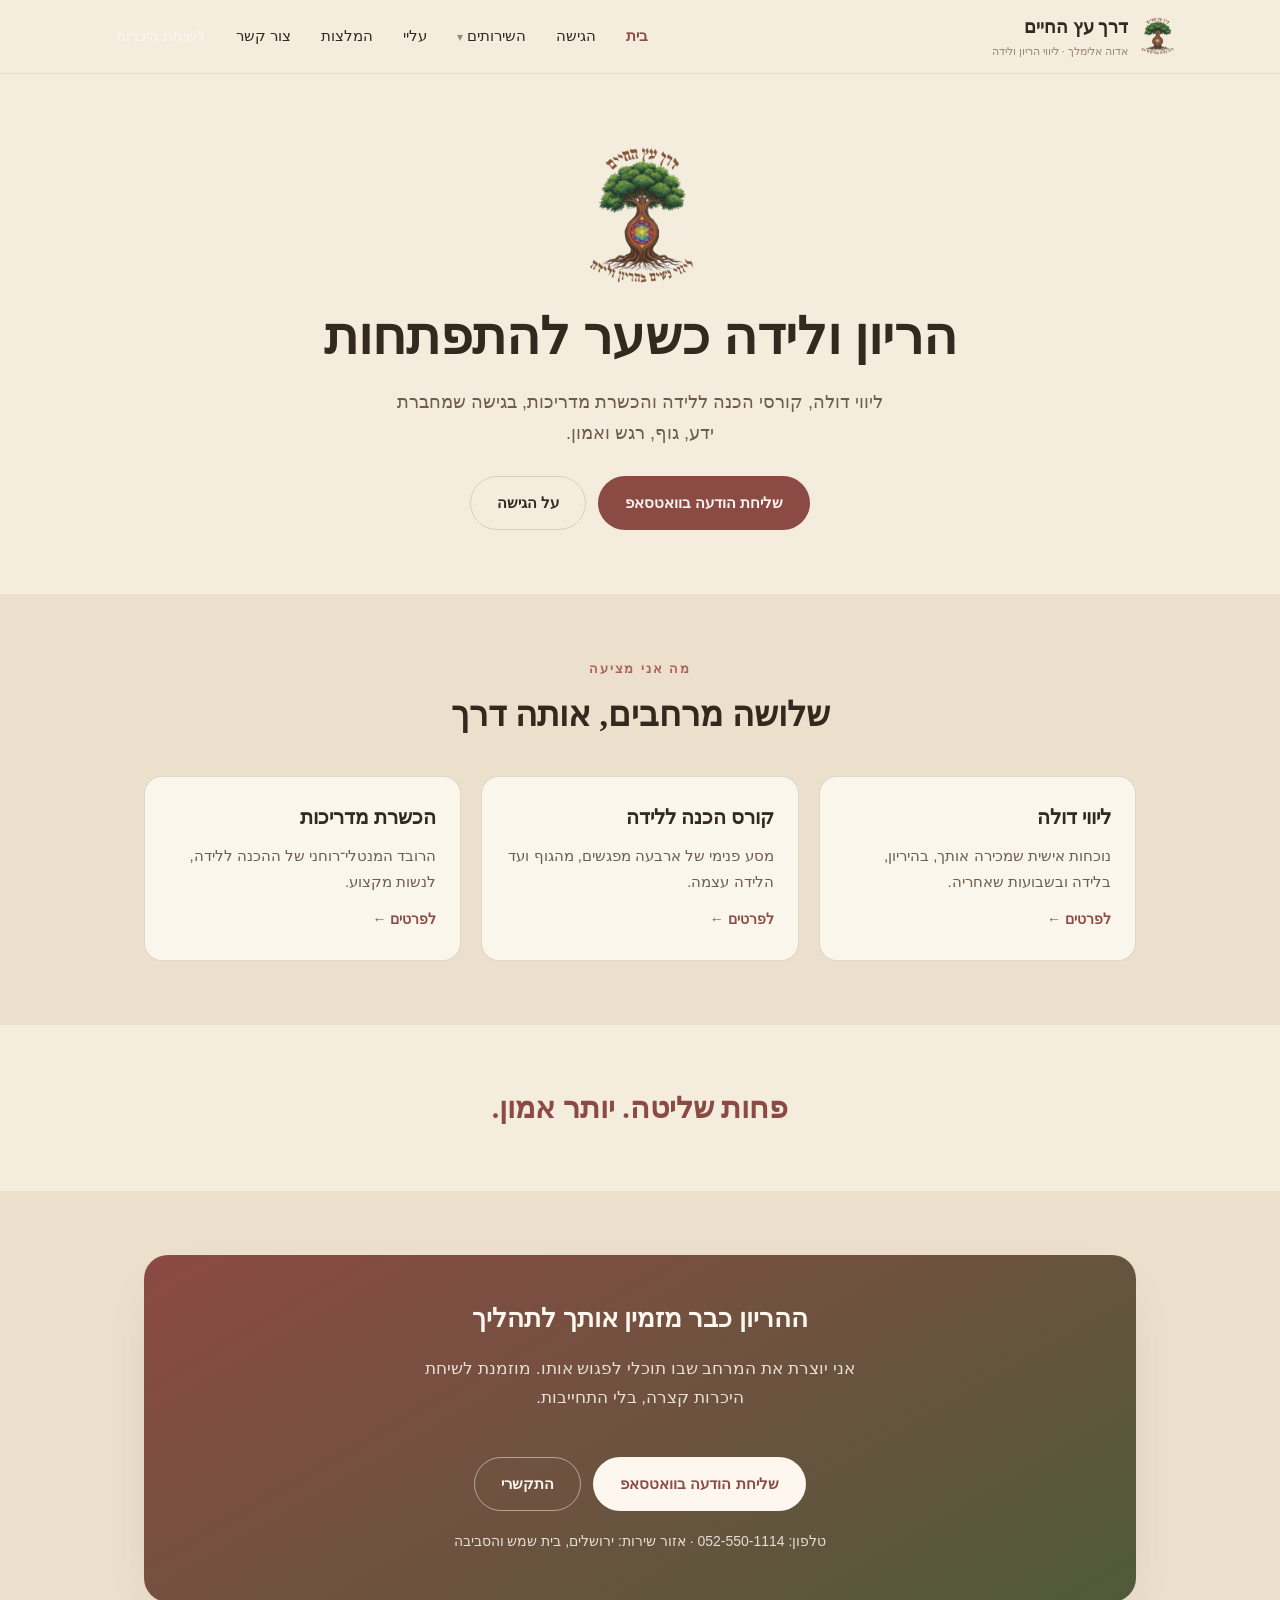
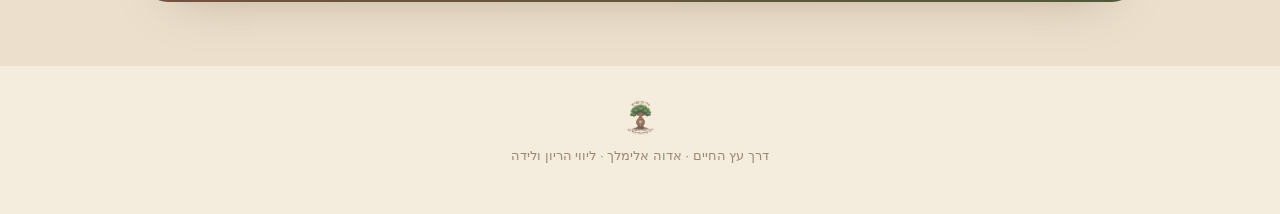
<file: index.html>
<!DOCTYPE html><html lang="he" dir="rtl"><head><meta charset="UTF-8"/><meta name="viewport" content="width=device-width, initial-scale=1"/><title>דרך עץ החיים · ליווי הריון ולידה</title><meta name="description" content="ליווי דולה, קורסי הכנה ללידה והכשרת מדריכות, בגישה שמחברת ידע, גוף, רגש ואמון."/><link rel="stylesheet" href="assets/style.css"/></head><body><div id="root" data-page="home" data-active="index.html"></div><noscript><div style="text-align:center;padding:40px">לצפייה מלאה נדרש JavaScript. ליצירת קשר: 052-550-1114</div></noscript><script src="app.js"></script></body></html>
</file>
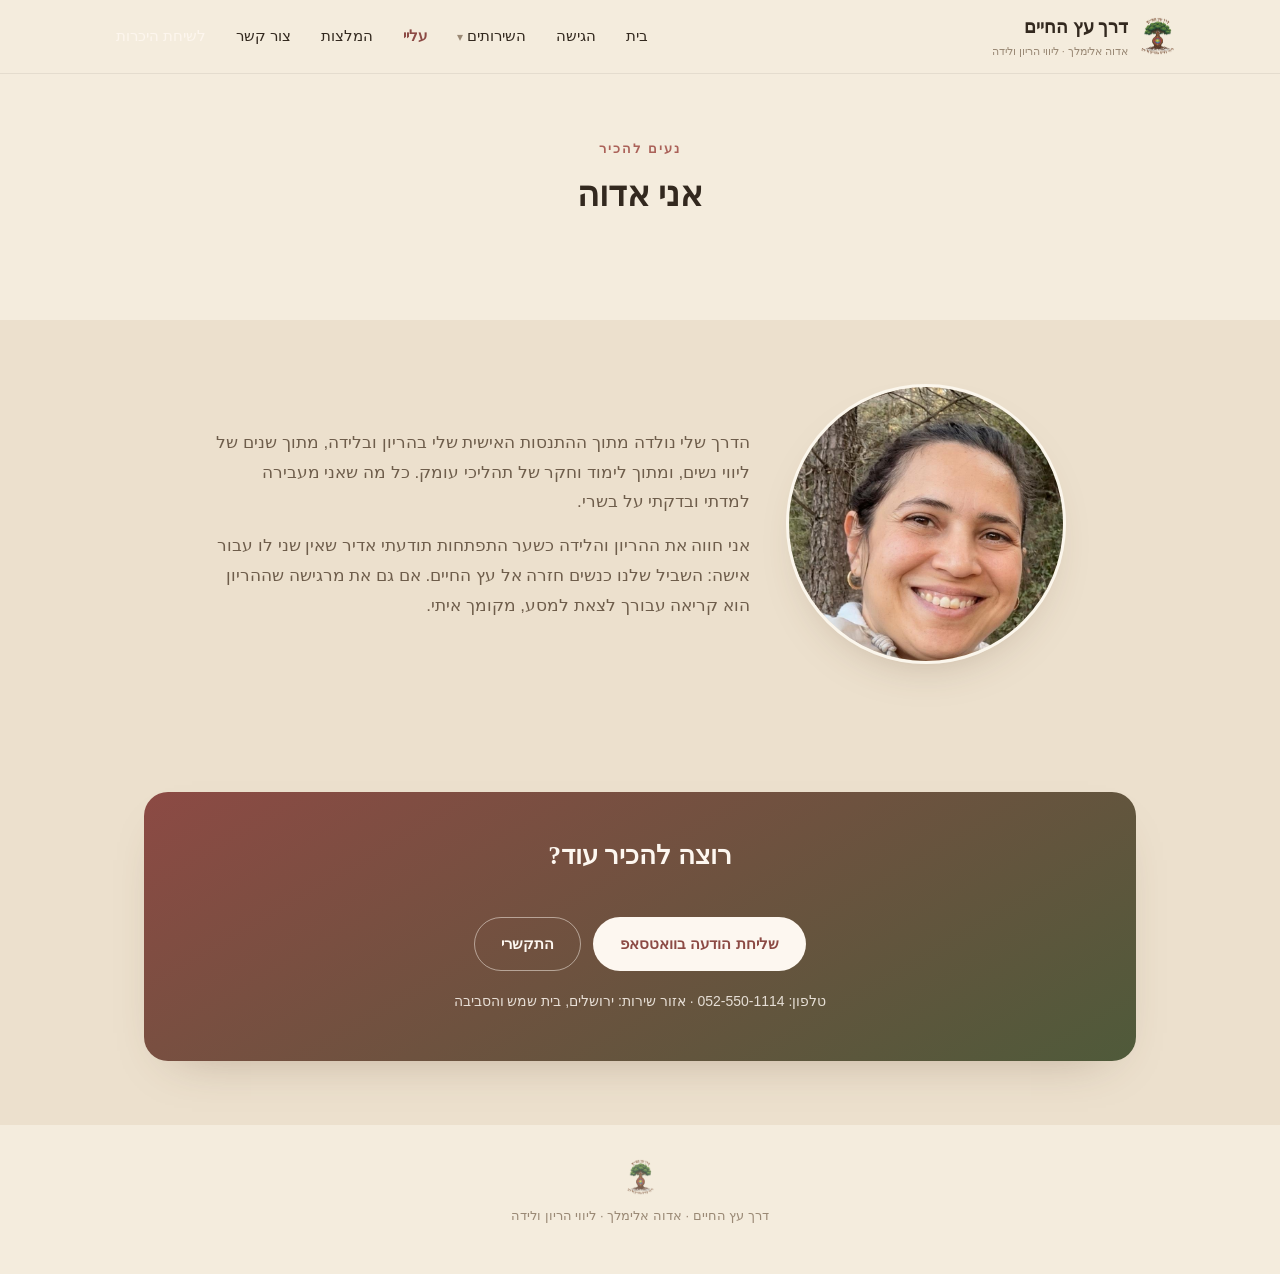
<file: about.html>
<!DOCTYPE html><html lang="he" dir="rtl"><head><meta charset="UTF-8"/><meta name="viewport" content="width=device-width, initial-scale=1"/><title>עליי · דרך עץ החיים</title><meta name="description" content="אדוה אלימלך, דולה ומדריכת הכנה ללידה."/><link rel="stylesheet" href="assets/style.css"/></head><body><div id="root" data-page="about" data-active="about.html"></div><noscript><div style="text-align:center;padding:40px">לצפייה מלאה נדרש JavaScript. ליצירת קשר: 052-550-1114</div></noscript><script src="app.js"></script></body></html>
</file>
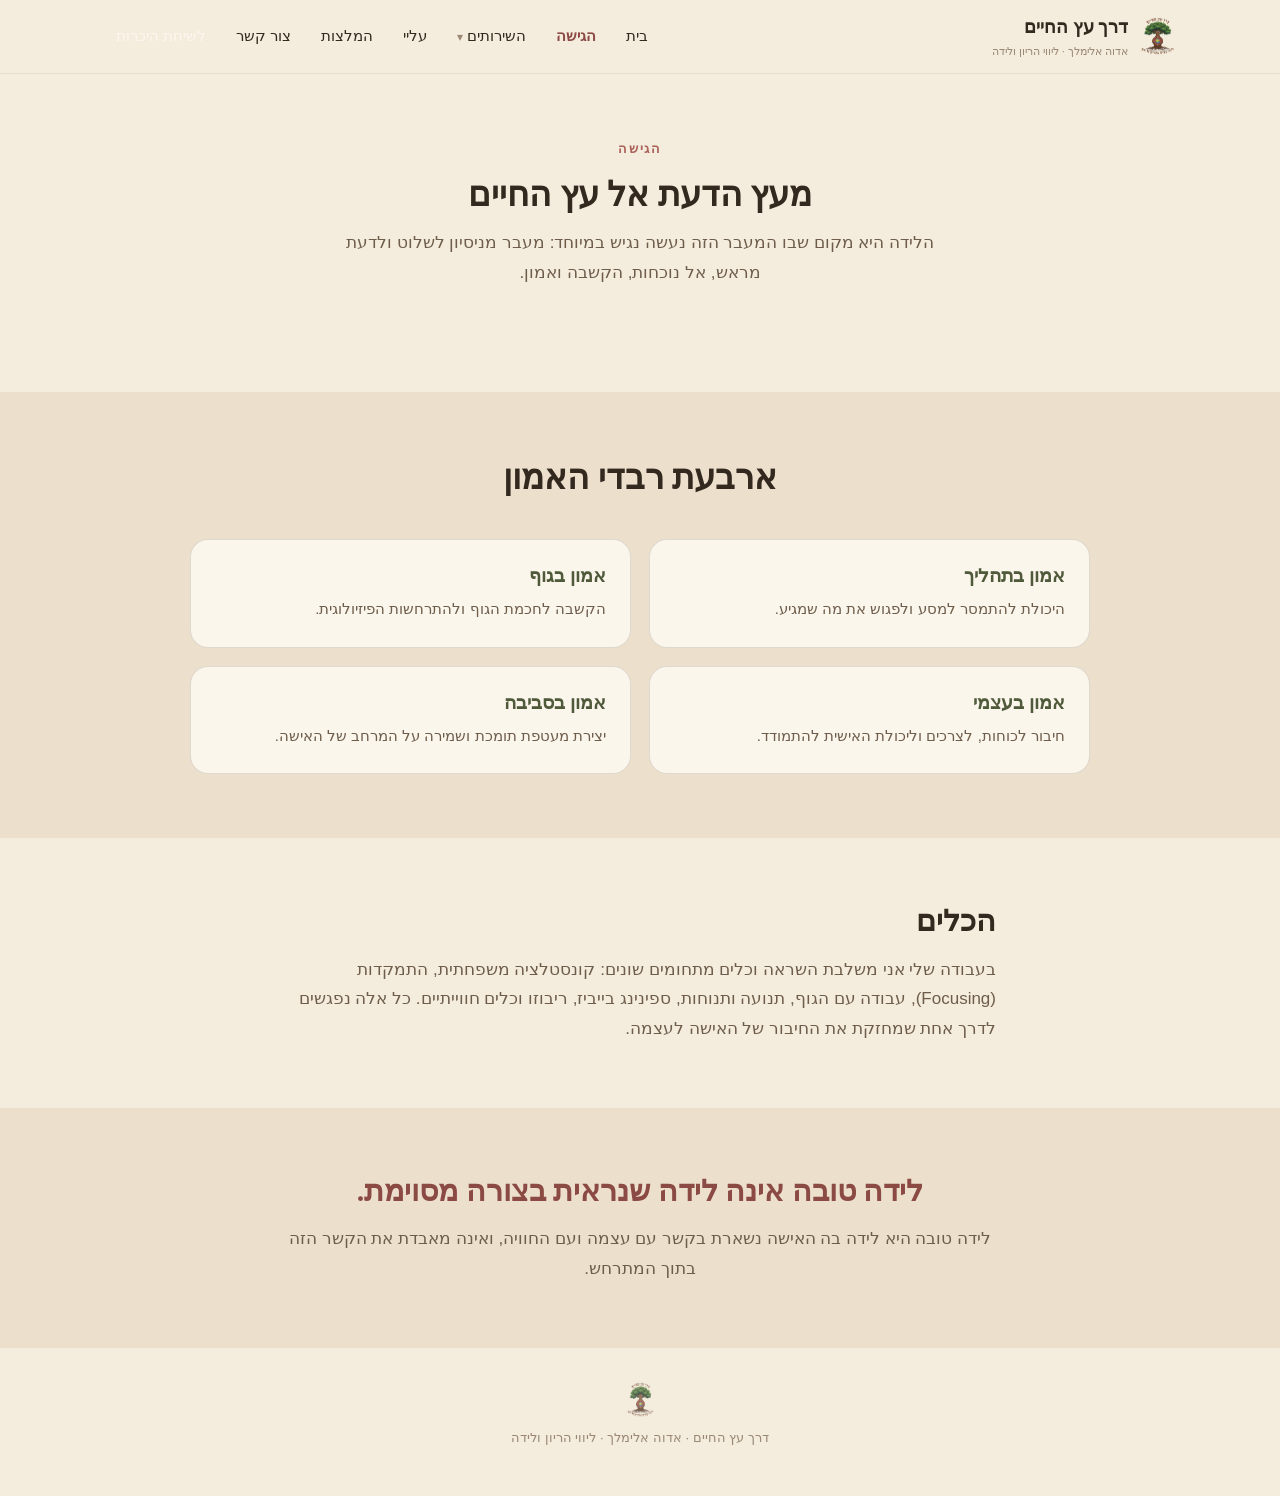
<file: approach.html>
<!DOCTYPE html><html lang="he" dir="rtl"><head><meta charset="UTF-8"/><meta name="viewport" content="width=device-width, initial-scale=1"/><title>הגישה · דרך עץ החיים</title><meta name="description" content="מעץ הדעת אל עץ החיים: לפגוש את הלידה מתוך נוכחות, הקשבה ואמון."/><link rel="stylesheet" href="assets/style.css"/></head><body><div id="root" data-page="approach" data-active="approach.html"></div><noscript><div style="text-align:center;padding:40px">לצפייה מלאה נדרש JavaScript. ליצירת קשר: 052-550-1114</div></noscript><script src="app.js"></script></body></html>
</file>
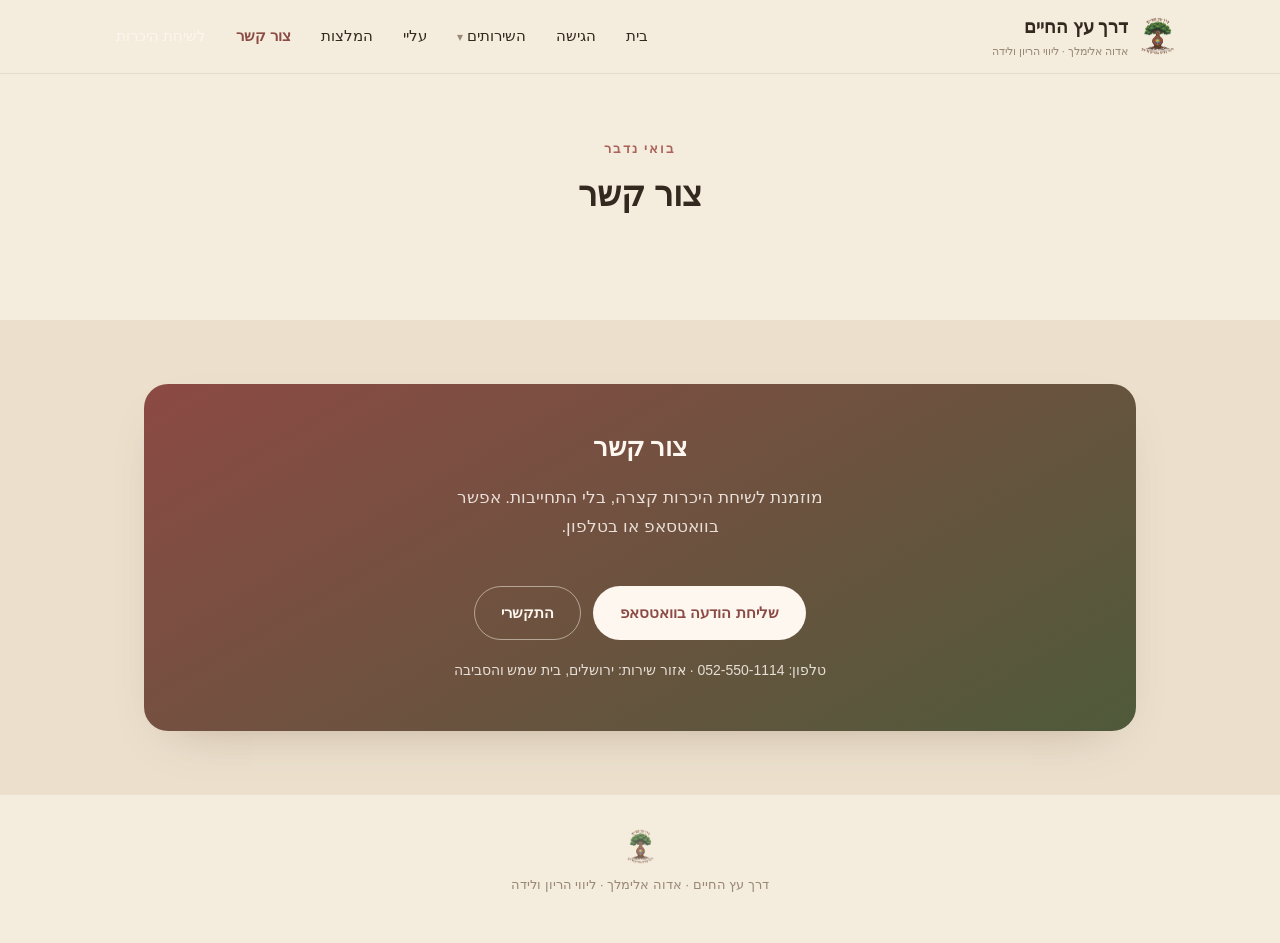
<file: contact.html>
<!DOCTYPE html><html lang="he" dir="rtl"><head><meta charset="UTF-8"/><meta name="viewport" content="width=device-width, initial-scale=1"/><title>צור קשר · דרך עץ החיים</title><meta name="description" content="לשיחת היכרות: וואטסאפ או טלפון."/><link rel="stylesheet" href="assets/style.css"/></head><body><div id="root" data-page="contact" data-active="contact.html"></div><noscript><div style="text-align:center;padding:40px">לצפייה מלאה נדרש JavaScript. ליצירת קשר: 052-550-1114</div></noscript><script src="app.js"></script></body></html>
</file>
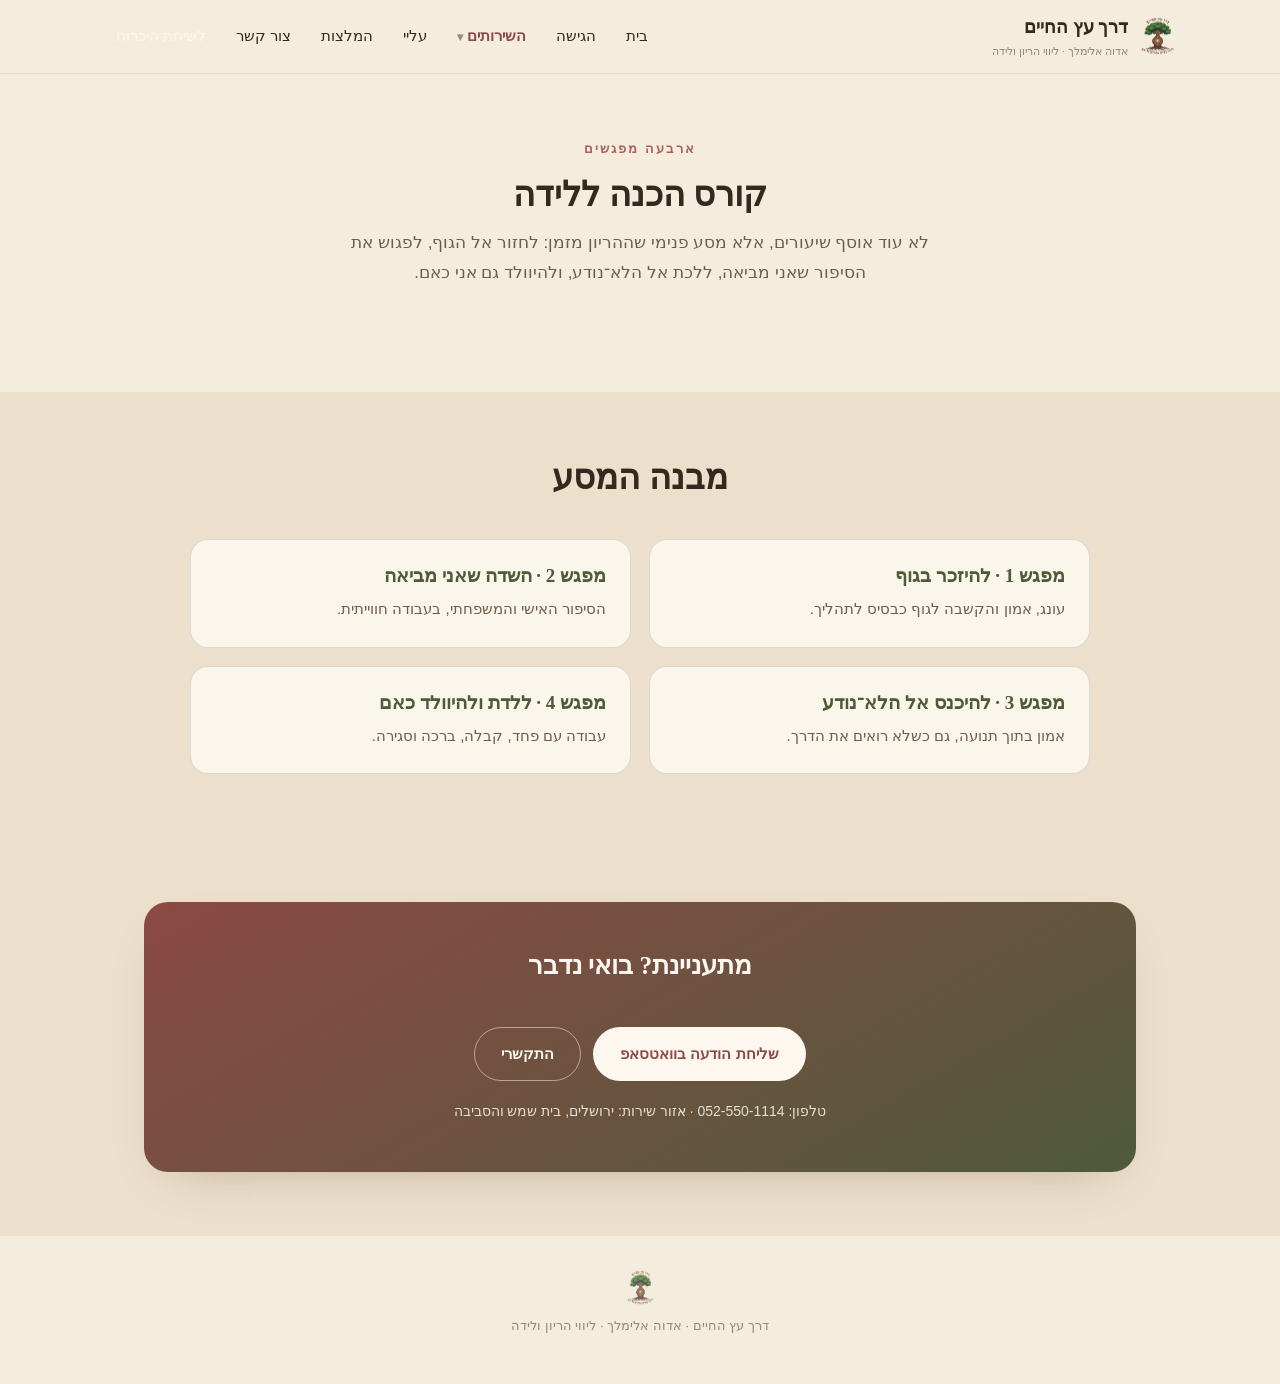
<file: course.html>
<!DOCTYPE html><html lang="he" dir="rtl"><head><meta charset="UTF-8"/><meta name="viewport" content="width=device-width, initial-scale=1"/><title>קורס הכנה ללידה · דרך עץ החיים</title><meta name="description" content="קורס הכנה ללידה, מסע פנימי של ארבעה מפגשים."/><link rel="stylesheet" href="assets/style.css"/></head><body><div id="root" data-page="course" data-active="course.html"></div><noscript><div style="text-align:center;padding:40px">לצפייה מלאה נדרש JavaScript. ליצירת קשר: 052-550-1114</div></noscript><script src="app.js"></script></body></html>
</file>
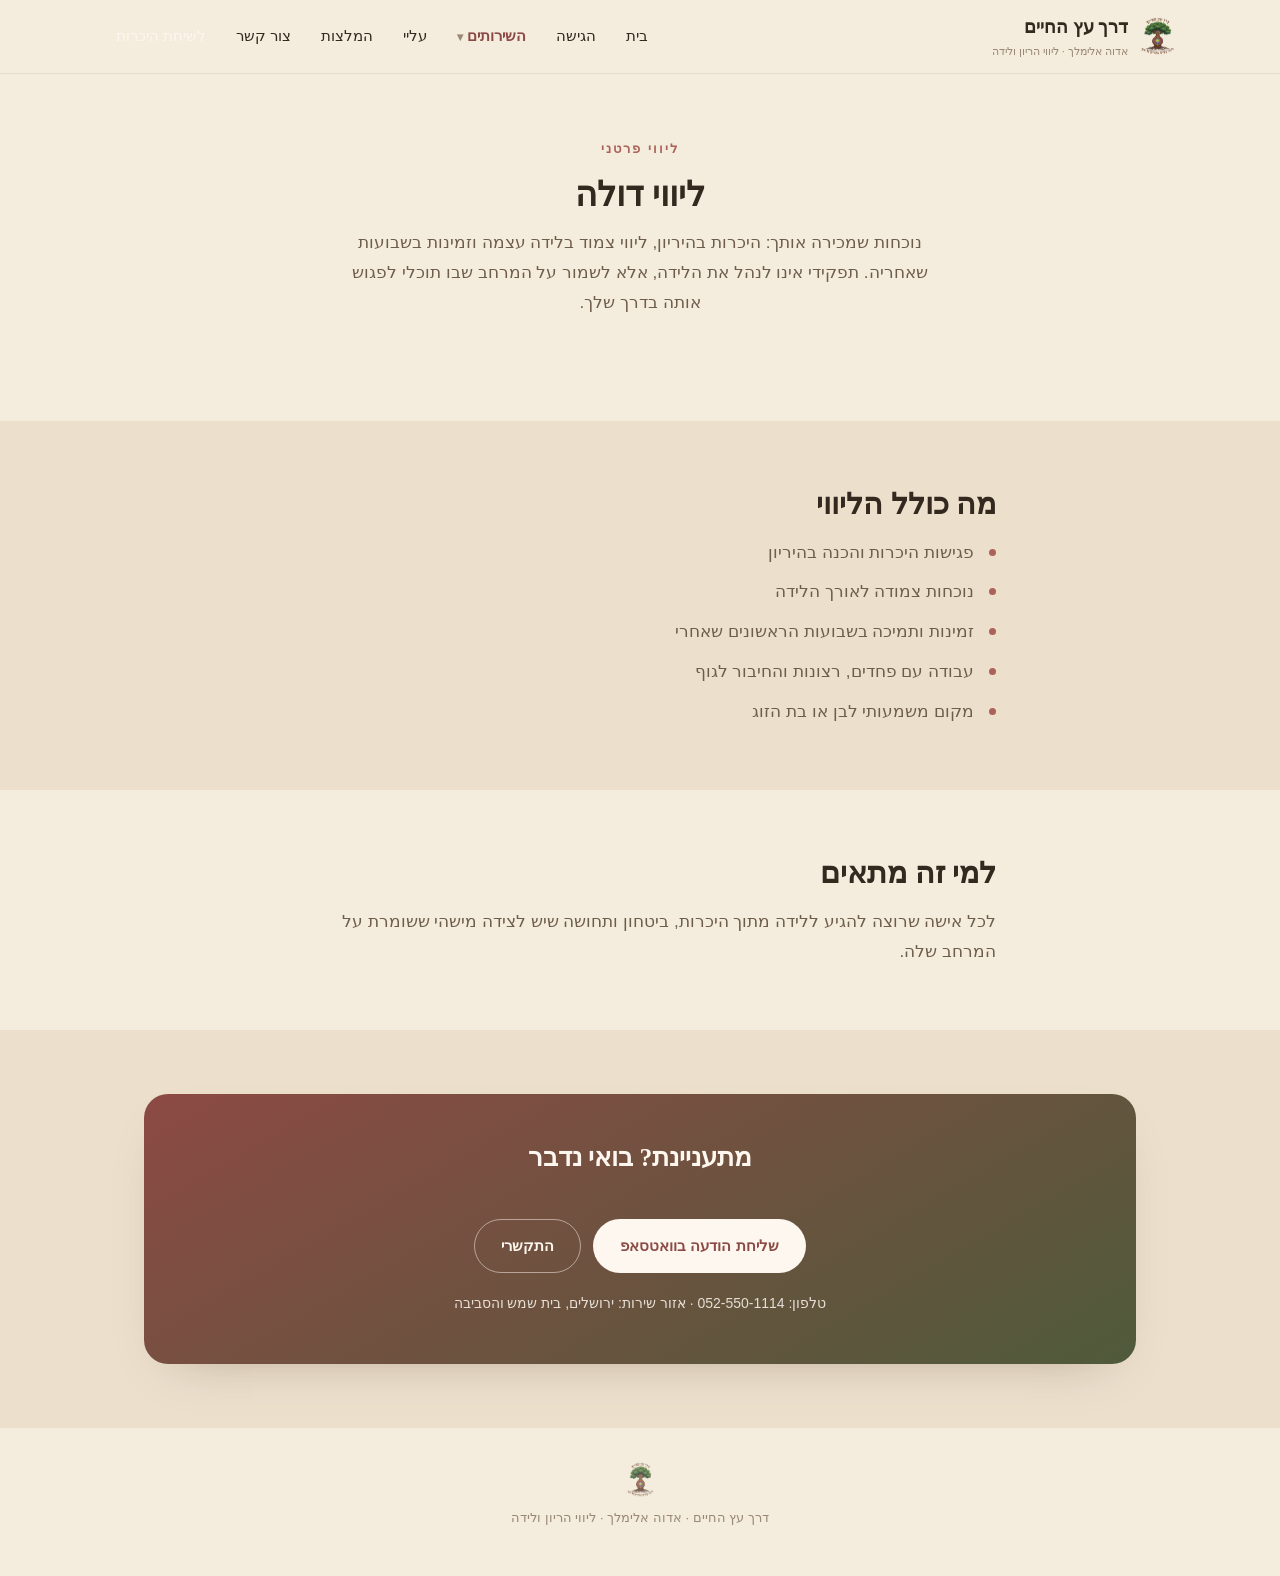
<file: doula.html>
<!DOCTYPE html><html lang="he" dir="rtl"><head><meta charset="UTF-8"/><meta name="viewport" content="width=device-width, initial-scale=1"/><title>ליווי דולה · דרך עץ החיים</title><meta name="description" content="ליווי דולה אישי בהיריון, בלידה ובשבועות שאחריה."/><link rel="stylesheet" href="assets/style.css"/></head><body><div id="root" data-page="doula" data-active="doula.html"></div><noscript><div style="text-align:center;padding:40px">לצפייה מלאה נדרש JavaScript. ליצירת קשר: 052-550-1114</div></noscript><script src="app.js"></script></body></html>
</file>
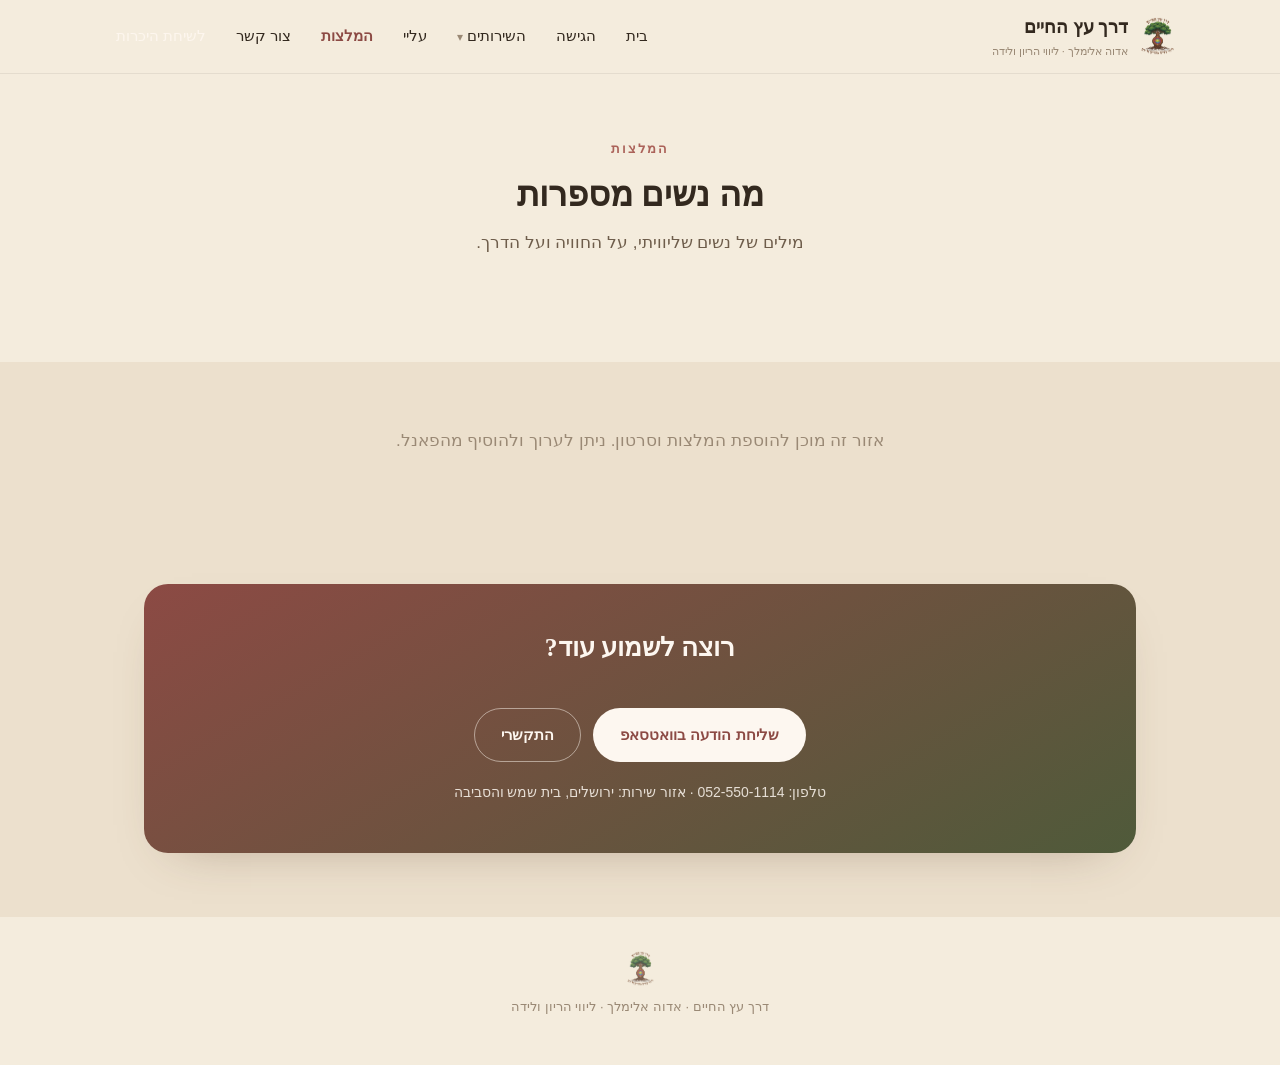
<file: testimonials.html>
<!DOCTYPE html><html lang="he" dir="rtl"><head><meta charset="UTF-8"/><meta name="viewport" content="width=device-width, initial-scale=1"/><title>המלצות · דרך עץ החיים</title><meta name="description" content="מה נשים מספרות על הליווי והדרך."/><link rel="stylesheet" href="assets/style.css"/></head><body><div id="root" data-page="testimonials" data-active="testimonials.html"></div><noscript><div style="text-align:center;padding:40px">לצפייה מלאה נדרש JavaScript. ליצירת קשר: 052-550-1114</div></noscript><script src="app.js"></script></body></html>
</file>
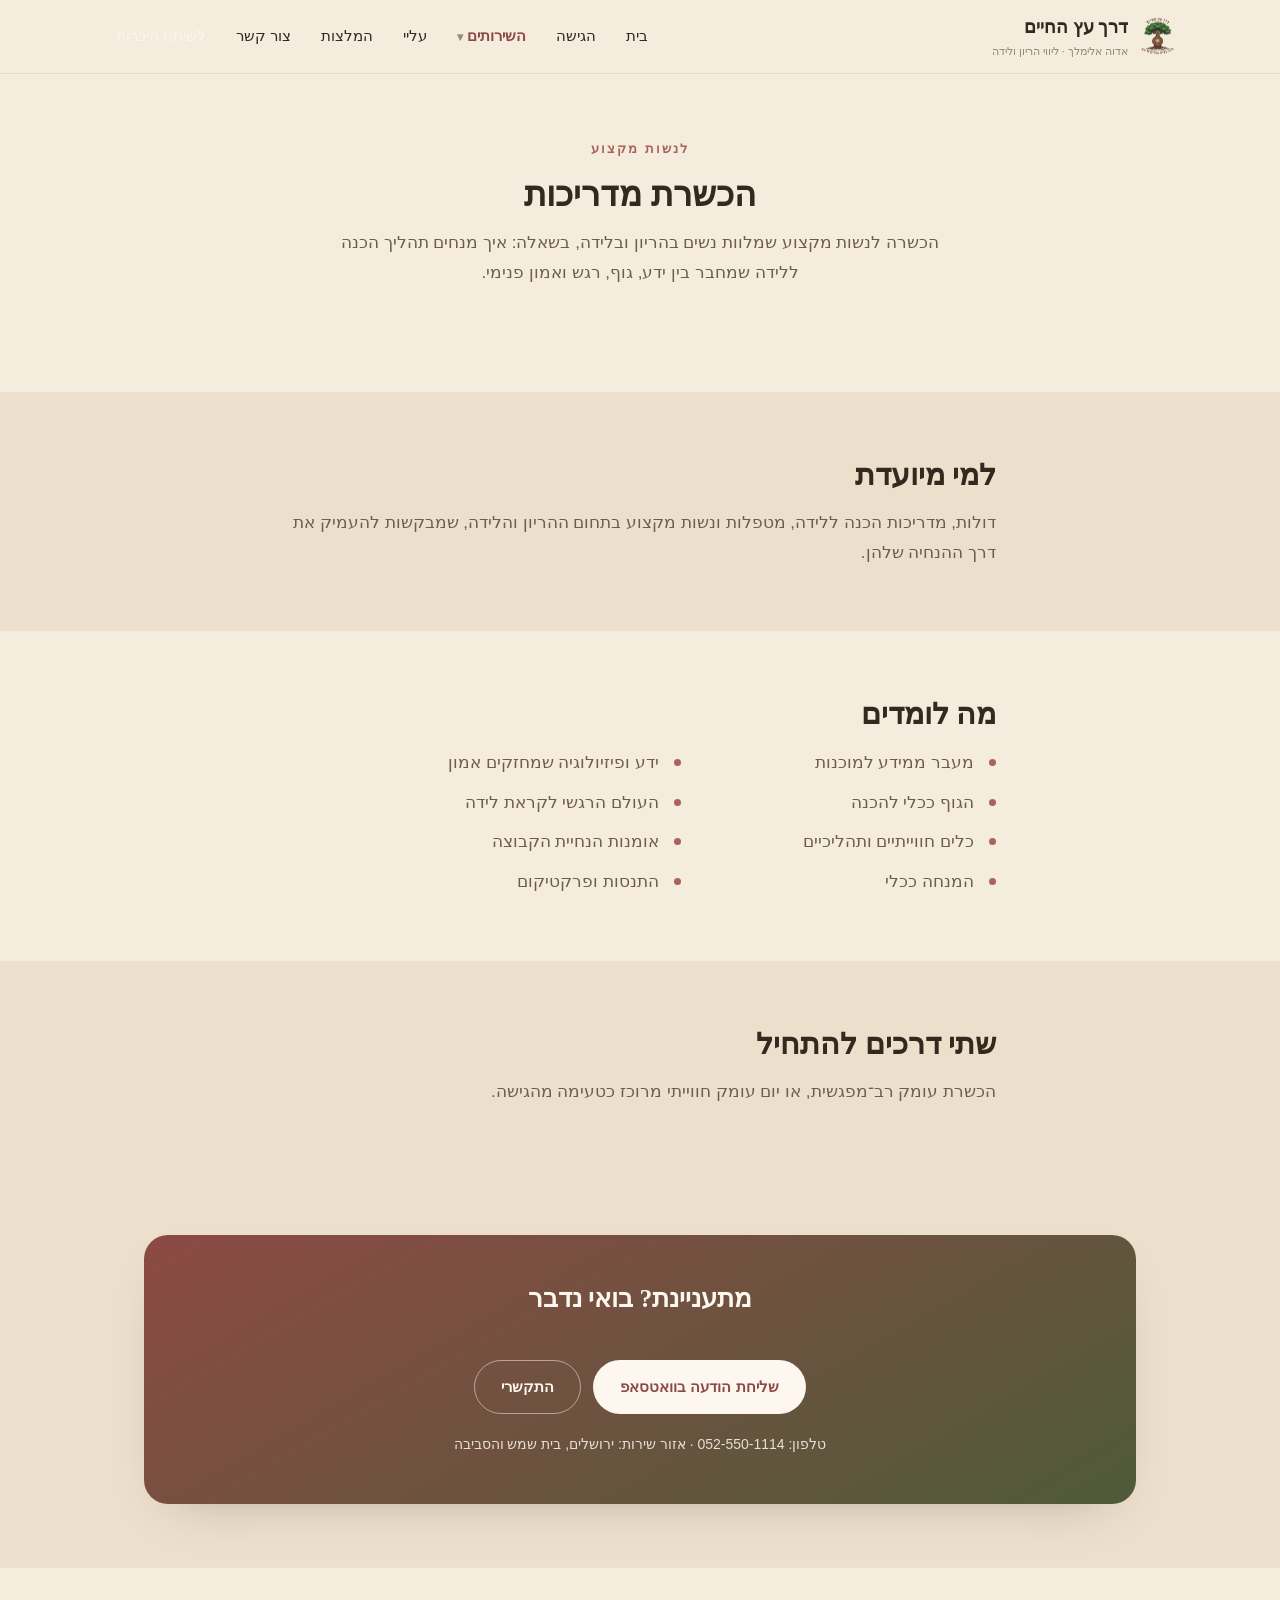
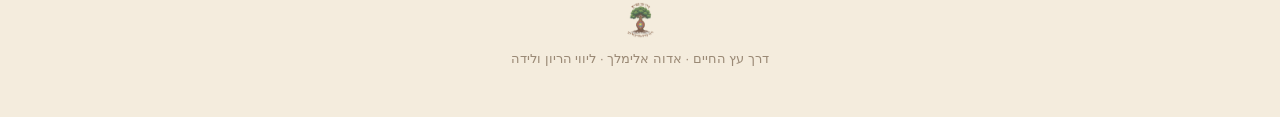
<file: training.html>
<!DOCTYPE html><html lang="he" dir="rtl"><head><meta charset="UTF-8"/><meta name="viewport" content="width=device-width, initial-scale=1"/><title>הכשרת מדריכות · דרך עץ החיים</title><meta name="description" content="הכשרת עומק לנשות מקצוע בתחום ההריון והלידה."/><link rel="stylesheet" href="assets/style.css"/></head><body><div id="root" data-page="training" data-active="training.html"></div><noscript><div style="text-align:center;padding:40px">לצפייה מלאה נדרש JavaScript. ליצירת קשר: 052-550-1114</div></noscript><script src="app.js"></script></body></html>
</file>
<file: assets/style.css>
:root{
  --bg:#f4ecdd; --bg-2:#ece0cd; --surface:#fbf6ec;
  --ink:#33291f; --ink-soft:#6e5d4b; --ink-faint:#9a8975;
  --rose:#ab6259; --rose-deep:#8c4a44; --green:#6c7853; --green-deep:#4f5a3a;
  --gold:#b0894a; --line:rgba(51,41,31,.14); --line-soft:rgba(51,41,31,.08);
  --shadow:0 20px 50px -30px rgba(90,60,40,.4); --radius:18px;
  --serif:"David Libre","Frank Ruehl CLM","Narkisim","Times New Roman",serif;
  --sans:"Segoe UI","Arial Hebrew","Helvetica Neue",Arial,sans-serif;
}
@media (prefers-color-scheme:dark){:root{
  --bg:#221a13; --bg-2:#2b2118; --surface:#302416; --ink:#f0e6d4; --ink-soft:#cebca2;
  --ink-faint:#9d8a71; --rose:#d99790; --rose-deep:#e8aaa2; --green:#a7b386; --green-deep:#bcc79d;
  --gold:#d3b675; --line:rgba(240,230,212,.15); --line-soft:rgba(240,230,212,.08);
}}
*{box-sizing:border-box}
html,body{margin:0;direction:rtl;background:var(--bg);color:var(--ink);
  font-family:var(--sans);line-height:1.75;font-size:17px;overflow-x:hidden}
h1,h2,h3{font-family:var(--serif);font-weight:700;margin:0;line-height:1.28;text-wrap:balance}
p{margin:0}a{color:inherit;text-decoration:none}img,svg{display:block;max-width:100%}
.wrap{max-width:1040px;margin:0 auto;padding:0 24px}
.eyebrow{font-size:13px;letter-spacing:.15em;color:var(--rose);font-weight:600}

header.site{position:sticky;top:0;z-index:100;background:color-mix(in srgb,var(--bg) 88%,transparent);
  backdrop-filter:blur(10px);border-bottom:1px solid var(--line-soft)}
.nav{max-width:1120px;margin:0 auto;padding:12px 24px;display:flex;align-items:center;gap:18px}
.brand{display:flex;align-items:center;gap:10px}
.brand img{width:38px;height:38px}
.bwrap{display:block}
.brand b{font-family:var(--serif);font-size:18px}
.brand .bwrap span{display:block;font-size:11px;color:var(--ink-faint);margin-top:-2px}
.menu{display:flex;align-items:center;gap:6px;margin-inline-start:auto}
.menu a,.menu .svc>button{font-family:var(--sans);font-size:15px;color:var(--ink);background:none;
  border:none;cursor:pointer;padding:8px 12px;border-radius:10px;font-weight:500}
.menu a:hover,.menu .svc>button:hover{background:var(--bg-2)}
.menu a.active,.menu .svc>button.active{color:var(--rose-deep);font-weight:700}
.svc{position:relative}
.svc>button::after{content:" ▾";color:var(--ink-faint);font-size:12px}
.svc-list{position:absolute;top:calc(100% + 6px);inset-inline-end:0;background:var(--surface);
  border:1px solid var(--line);border-radius:14px;box-shadow:var(--shadow);padding:8px;min-width:210px;display:none}
.svc:hover .svc-list,.svc:focus-within .svc-list{display:block}
.svc-list a{display:block;padding:9px 14px;border-radius:8px}
.cta{background:var(--rose-deep);color:#fdf6ee !important;padding:9px 20px;border-radius:999px;
  font-weight:600;box-shadow:var(--shadow)}
.cta:hover{background:var(--rose) !important}
.hamburger{display:none;margin-inline-start:auto;background:none;border:1px solid var(--line);
  border-radius:10px;padding:8px 10px;cursor:pointer;font-size:18px;color:var(--ink)}

.hero{text-align:center;padding:70px 0 64px;position:relative;overflow:hidden}
.hero::before{content:"";position:absolute;z-index:-1;top:-120px;left:50%;transform:translateX(-50%);
  width:680px;height:680px;max-width:130vw;
  background:radial-gradient(circle,color-mix(in srgb,var(--rose) 20%,transparent),transparent 62%);opacity:.6}
.hero img.logo{width:120px;margin:0 auto 18px}
.hero h1{font-size:clamp(32px,5.5vw,52px)}
.hero .lead{max-width:52ch;margin:16px auto 0;color:var(--ink-soft);font-size:18px}
.btnrow{margin-top:26px;display:flex;gap:12px;justify-content:center;flex-wrap:wrap}
.btn{display:inline-flex;align-items:center;gap:8px;padding:13px 26px;border-radius:999px;
  font-weight:600;font-size:15px;cursor:pointer;border:1px solid transparent;transition:transform .2s}
.btn:hover{transform:translateY(-2px)}
.btn-primary{background:var(--rose-deep);color:#fdf6ee;box-shadow:var(--shadow)}
.btn-ghost{background:transparent;color:var(--ink);border-color:var(--line)}
section{padding:64px 0}
section.alt{background:var(--bg-2)}
.phead{text-align:center;max-width:660px;margin:0 auto 40px;display:grid;gap:12px}
.phead h2{font-size:clamp(26px,3.4vw,34px)}
.phead p{color:var(--ink-soft)}
.bigquote{font-size:clamp(24px,3.2vw,32px);color:var(--rose-deep)}
.cards{display:grid;grid-template-columns:repeat(3,1fr);gap:20px}
.card{background:var(--surface);border:1px solid var(--line);border-radius:var(--radius);
  padding:28px 24px;display:grid;gap:12px;transition:transform .2s,box-shadow .2s}
.card:hover{transform:translateY(-4px);box-shadow:var(--shadow)}
.card h3{font-size:20px}.card p{font-size:15px;color:var(--ink-soft)}
.card .more{color:var(--rose-deep);font-weight:600;font-size:14px}
.block{max-width:760px;margin:0 auto;display:grid;gap:14px}
.block h2{font-size:clamp(24px,3vw,30px)}
.block p{color:var(--ink-soft)}
.grid2{display:grid;grid-template-columns:1fr 1fr;gap:18px;max-width:900px;margin:0 auto}
.lcard{background:var(--surface);border:1px solid var(--line);border-radius:var(--radius);padding:24px;display:grid;gap:8px}
.lcard h3{font-size:19px;color:var(--green-deep)}
.lcard p{color:var(--ink-soft);font-size:15px}
.clist{list-style:none;padding:0;margin:0;display:grid;gap:10px;max-width:620px}
.clist li{position:relative;padding-inline-start:22px;color:var(--ink-soft)}
.clist li::before{content:"";position:absolute;inset-inline-start:0;top:11px;width:7px;height:7px;border-radius:50%;background:var(--rose)}
.clist.cols{grid-template-columns:1fr 1fr}
.about{display:grid;grid-template-columns:280px 1fr;gap:36px;align-items:center;max-width:900px;margin:0 auto}
.about .portrait{width:280px;height:280px;object-fit:cover;border-radius:50%;box-shadow:var(--shadow);border:3px solid var(--surface)}
.about .atext{display:grid;gap:14px;color:var(--ink-soft)}
.pull{border-inline-start:3px solid var(--gold);padding:8px 22px;font-family:var(--serif);
  font-size:clamp(19px,2.4vw,24px);line-height:1.55;margin:0 auto 16px;max-width:640px}
.pull span{display:block;font-family:var(--sans);font-size:14px;color:var(--ink-faint);margin-top:8px}
.contact-band{background:linear-gradient(150deg,var(--rose-deep),var(--green-deep));color:#fbf3ea;
  border-radius:24px;padding:48px 36px;text-align:center;display:grid;gap:18px;box-shadow:var(--shadow)}
.contact-band h2{color:#fdf7f0}
.contact-band p{color:rgba(253,247,240,.86);max-width:46ch;margin:0 auto}
.contact-band .btn-primary{background:#fdf7f0;color:var(--rose-deep)}
.contact-band .btn-ghost{color:#fdf7f0;border-color:rgba(253,247,240,.5)}
.cmeta{font-size:14px;color:rgba(253,247,240,.85)}
footer{padding:34px 0 46px;text-align:center;color:var(--ink-faint);font-size:13px}
footer img{width:30px;margin:0 auto 10px;opacity:.8}

@media (max-width:860px){
  .cards{grid-template-columns:1fr}.grid2{grid-template-columns:1fr}.clist.cols{grid-template-columns:1fr}
  .about{grid-template-columns:1fr;justify-items:center;text-align:center}
  .menu{position:fixed;inset:64px 0 auto 0;flex-direction:column;align-items:stretch;gap:2px;
    background:var(--surface);border-bottom:1px solid var(--line);padding:12px 16px;box-shadow:var(--shadow);display:none}
  .menu.open{display:flex}
  .menu a,.menu .svc>button{padding:12px 10px;text-align:right;width:100%}
  .svc-list{position:static;display:block;box-shadow:none;border:none;background:transparent;padding:0 12px;min-width:0}
  .cta{text-align:center}.hamburger{display:block}
}
</file>
